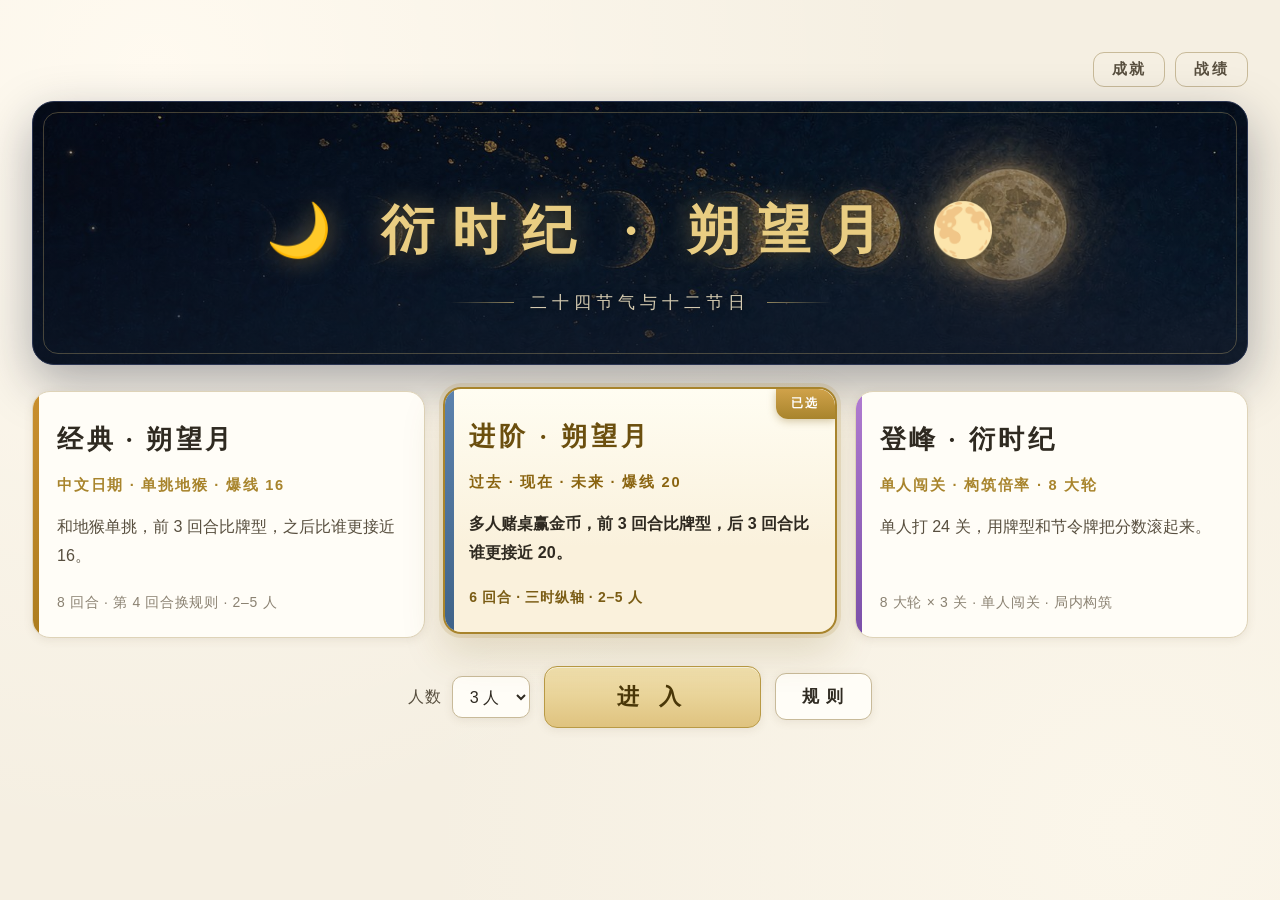
<file: index.html>
<!DOCTYPE html>
<html lang="zh-CN">
<head>
<meta charset="utf-8">
<meta name="viewport" content="width=device-width,initial-scale=1">
<title>衍时纪 · 朔望</title>
<link rel="stylesheet" href="styles.css">
</head>
<body>
<div id="app">

  <section id="menu">
    <div class="menu-top">
      <button id="menuAchBtn" class="btn">成就</button>
      <button id="menuReportBtn" class="btn">战绩</button>
    </div>
    <header class="menu-head">
      <h1>🌙 衍时纪 · 朔望月 🌕</h1>
      <p class="tag">二十四节气与十二节日</p>
    </header>
    <div id="menuGrid"></div>
    <div class="menu-enter">
      <label class="pc" id="pcWrap">人数
        <select id="playerCount">
          <option value="2">2 人</option>
          <option value="3" selected>3 人</option>
          <option value="4">4 人</option>
          <option value="5">5 人</option>
        </select>
      </label>
      <button id="menuEnterBtn" class="btn primary big">进 入</button>
      <button id="menuRulesBtn" class="btn">规 则</button>
      <button id="menuStoryBtn" class="btn">故 事</button>
    </div>
  </section>

  <section id="table" style="display:none">
    <header id="topbar">
      <span id="modeName" class="modename"></span>
      <span id="ruleChip" class="rulechip"></span>
      <button id="achBtn" class="btn tiny">成就</button>
      <button id="rankBtn" class="btn tiny">排行</button>
      <button id="histBtn" class="btn tiny">记录</button>
      <button id="deckBtn" class="btn tiny">牌库</button>
      <button id="storyBtn" class="btn tiny">故事</button>
      <button id="rulesBtn" class="btn tiny">规则</button>
      <button id="muteBtn" class="btn tiny ghost" title="音效开关">🔊</button>
      <button id="quitBtn" class="btn tiny ghost">退出</button>
    </header>

    <div id="hud"></div>
    <div id="opponents"></div>

    <div id="me">
      <div class="me-col">
        <div class="me-head" id="meHead">你的手牌</div>
        <div id="myCards" class="card-row"></div>
      </div>
      <div class="me-col">
        <div class="me-head" id="tlHead">公共牌</div>
        <div id="timeline"></div>
      </div>
    </div>

    <div id="readout" class="collapsed">
      <button id="roToggle" class="ro-toggle" type="button">算分明细 ▸</button>
      <div id="roBody"></div>
    </div>
    <div id="actions"></div>
    <div id="log"></div>
  </section>

  <!-- ============ 衍时纪 · 闯关 ============ -->
  <section id="rogue" style="display:none">
    <header id="rTop">
      <span class="r-title">🌙 登峰 · 衍时纪</span>
      <span id="rProgress" class="r-progress"></span>
      <span id="rTarget" class="r-target"></span>
      <span id="rCoins" class="r-coins"></span>
      <span class="r-tools">
        <button id="rAchBtn" class="btn tiny">成就</button>
        <button id="rRankBtn" class="btn tiny">排行</button>
        <button id="rRulesBtn" class="btn tiny">规则</button>
        <button id="rMuteBtn" class="btn tiny ghost" title="音效开关">🔊</button>
        <button id="rQuitBtn" class="btn tiny ghost">退出</button>
      </span>
    </header>

    <div id="rJokers" class="r-jokers"></div>
    <div id="rBlindInfo" class="r-blindinfo"></div>
    <div id="rHand" class="card-row r-hand"></div>
    <div id="rPreview" class="r-preview"></div>
    <div id="rActions" class="r-actions"></div>
    <div id="rLog" class="r-log"></div>
    <div id="rOverlay" class="r-overlay" style="display:none"></div>
  </section>

</div>

<div id="modal" style="display:none"></div>

<script src="assets/data.js"></script>
<script src="assets/engine.js"></script>
<script src="assets/fx.js"></script>
<script src="assets/toy.js"></script>
<script src="assets/ach.js"></script>
<script src="assets/replay.js"></script>
<script src="assets/rogue.js"></script>
<script src="assets/game.js"></script>
</body>
</html>
</file>
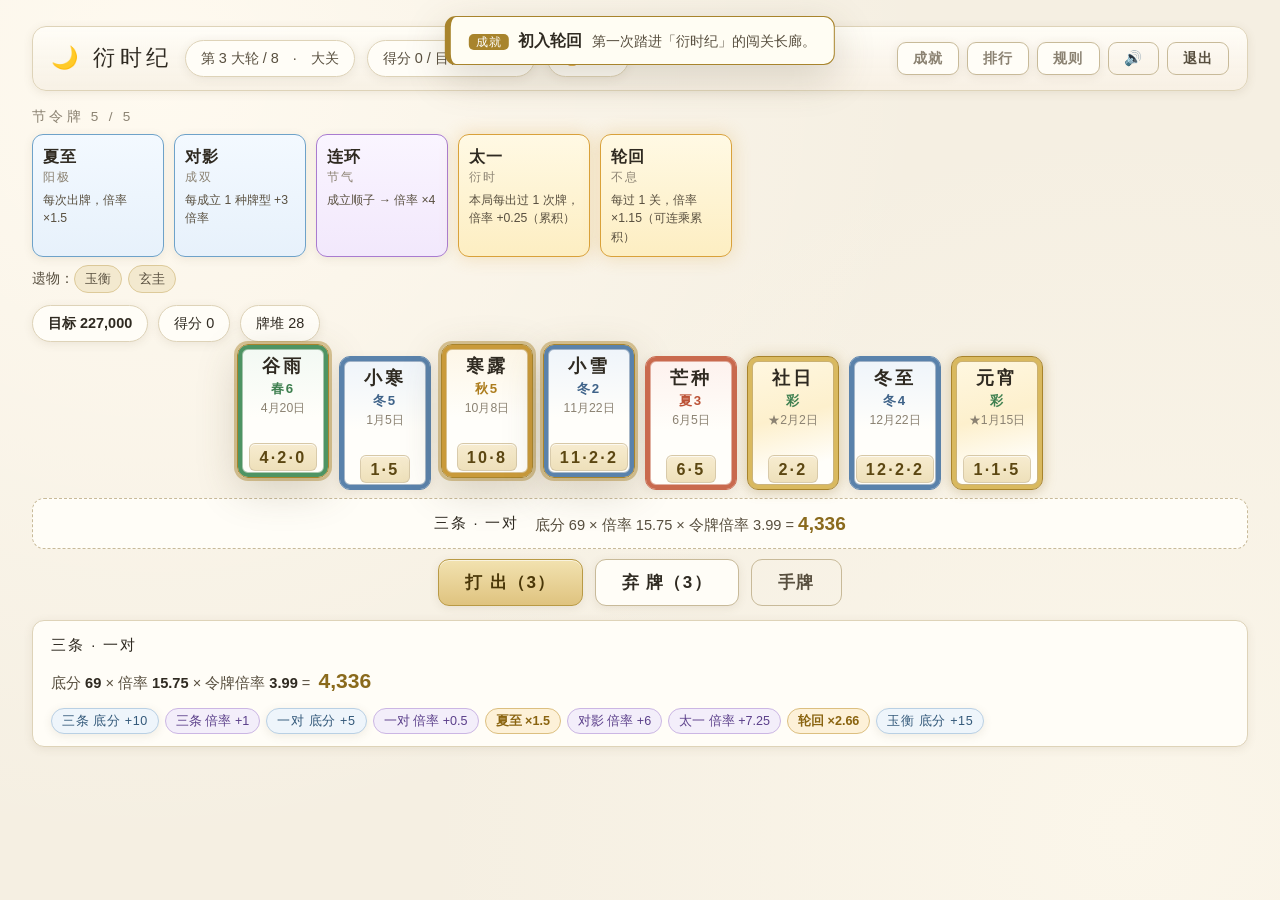
<file: _tools/_rogue_preview.html>
<!DOCTYPE html>
<html lang="zh-CN">
<head>
<meta charset="utf-8">
<title>衍时纪 · 闯关界面预览（内部校验用）</title>
<link rel="stylesheet" href="../styles.css">
</head>
<body>
<div id="app">
  <section id="menu" style="display:none">
    <div id="menuGrid"></div>
    <div class="menu-enter">
      <button id="menuEnterBtn" class="btn primary big">进 入</button>
      <button id="menuStoryBtn" class="btn" style="display:none">故 事</button>
    </div>
  </section>
  <section id="table" style="display:none"></section>

  <section id="rogue">
    <header id="rTop">
      <span class="r-title">🌙 衍时纪</span>
      <span id="rProgress" class="r-progress"></span>
      <span id="rTarget" class="r-target"></span>
      <span id="rCoins" class="r-coins"></span>
      <span class="r-tools">
        <button id="rAchBtn" class="btn tiny">成就</button>
        <button id="rRankBtn" class="btn tiny">排行</button>
        <button id="rRulesBtn" class="btn tiny">规则</button>
        <button id="rMuteBtn" class="btn tiny ghost">🔊</button>
        <button id="rQuitBtn" class="btn tiny ghost">退出</button>
      </span>
    </header>
    <div id="rJokers" class="r-jokers"></div>
    <div id="rBlindInfo" class="r-blindinfo"></div>
    <div id="rHand" class="card-row r-hand"></div>
    <div id="rPreview" class="r-preview"></div>
    <div id="rActions" class="r-actions"></div>
    <div id="rLog" class="r-log"></div>
    <div id="rOverlay" class="r-overlay" style="display:none"></div>
  </section>
</div>
<div id="modal" style="display:none"></div>

<script src="../assets/data.js"></script>
<script src="../assets/engine.js"></script>
<script src="../assets/fx.js"></script>
<script src="../assets/toy.js"></script>
<script src="../assets/ach.js"></script>
<script src="../assets/rogue.js"></script>
<script src="../assets/game.js"></script>
<script>
(function () {
// 注意：必须挂在 window 上。DOMContentLoaded 在 document 触发后冒泡到 window，
// 所以 document 上的监听器永远先于 game.js（window 监听）执行，
// 会导致 Rogue.start() 刚显示闯关页，就被随后的 showMenu() 盖回菜单。
window.addEventListener('DOMContentLoaded', function () {
 try {
  var step = (location.hash || '').replace('#', '') || 'play';
  var RG = window.Rogue, E = window.Engine;
  RG.start({ onExit: function () { } });

  // 先摆状态、再点「进入关卡」，这样关卡是按目标大轮创建的，HUD 不会自相矛盾
  var R = RG.state();
  R.coins = 187;
  R.blindsCleared = 7;
  R.playsTotal = 29;
  R.bestPlay = 1874200;
  R.totalScore = 5312000;
  R.tier = 2; R.blind = 1;

  var ov = document.getElementById('rOverlay');
  ov.children[0].children[2].children[0].onclick();

  var B = RG.blind();

  function joker(id) { return RG.jokers.filter(function (j) { return j.id === id; })[0]; }
  // 无头截图专用：FX.countUp 每帧都用 performance.now() 重写 textContent，
  // 而 --virtual-time-budget 推进虚拟时钟的节奏和真实 rAF 不一致，截图必然停在滚动中间帧
  // （曾经因此把「预览 9,488,880 / 结算 5,951,386」误判成前后不一致）。
  // renderResult 在起动画之前，已经先把真实终值写进 .r-gain 了，所以这里直接停掉滚动即可，
  // 拿到的就是引擎算出来的确定值 —— 不再依赖动画跑到哪一帧。
  function freezeNumbers() {
    if (window.FX && FX.countUp) FX.countUp = function () { };
  }
  freezeNumbers();
  if (step !== 'plain') {
    R.jokers.push({ def: joker('xiazhi'), cost: 50 });
    R.jokers.push({ def: joker('duiying'), cost: 50 });
    R.jokers.push({ def: joker('lianhuan'), cost: 80 });
    R.jokers.push({ def: joker('taiyi'), cost: 120 });
    R.jokers.push({ def: joker('lunhui'), cost: 120 });
    R.relics.push(RG.relics[2]);
    R.relics.push(RG.relics[5]);
    R.up['顺子'] = 2;
    R.up['同花'] = 1;
  }

  if (step === 'shop') {
    RG.render();
    RG.openShop();
  } else if (step === 'crazy') {
    // v2.1：「疯狂翻倍」五张全挂 + 一手能同时成立九同/八同/七同的牌
    function C(nm) { return window.DECKS.mode2.filter(function (c) { return c.name === nm; })[0]; }
    R.jokers.length = 0;
    ['chonglou', 'jishu', 'zhoutian', 'bayin', 'wending'].forEach(function (id, i) {
      R.jokers.push({ def: joker(id), cost: 80 + i * 10 });
    });
    R.relics.length = 0; R.up = {};
    B.hand = ['立春', '雨水', '小雪', '冬至', '社日', '春分', '清明', '谷雨'].map(function (nm, i) {
      return Object.assign({}, C(nm), { uid: 'pv' + i });
    });
    B.sel = [0, 1, 2, 3, 4];
    RG.render();
    var res2 = RG.scoreOf([B.hand[0], B.hand[1], B.hand[2], B.hand[3], B.hand[4]], []);
    RG.renderResult(res2, res2.hands.length ? res2.hands.join(' · ') : '散牌');
  } else if (step === 'rules' || step === 'rulesrare') {
    document.getElementById('rOverlay').style.display = 'flex';
    document.getElementById('rOverlay').innerHTML =
      '<div class="mbox"><h2>衍时纪 · 玩法规则</h2><div class="mbody">' +
      RG.rulesHtml() + '</div><div class="mfoot"><button class="btn primary">知道了</button></div></div>';
    if (step === 'rulesrare') {
      // 无头截图没法手动滚动，直接定位到稀有牌型表那一段
      var body = document.querySelector('.mbody');
      var hs = body.querySelectorAll('h3');
      for (var i = 0; i < hs.length; i++) {
        if (hs[i].textContent.indexOf('稀有牌型') >= 0) { body.scrollTop = hs[i].offsetTop - 24; break; }
      }
    }
  } else if (step === 'deck') {
    // 「手牌 · 牌堆」面板（点真实按钮，顺便验证接线）
    B.sel = [0, 2, 3];
    RG.render();
    document.getElementById('rActions').children[2].onclick();
  } else if (step === 'throw') {
    // 真的按一次「打出」，用于截出牌动画的中途帧（配合较小的 virtual-time-budget）
    B.sel = [0, 1, 2, 3, 4];
    RG.render();
    RG.playCards();
  } else {
    // 正常打牌界面：选 3 张，用真实结算渲染器出数
    B.sel = [0, 2, 3];
    B.playsLeft = 3;
    RG.render();
    var res = RG.scoreOf([B.hand[0], B.hand[2], B.hand[3]], []);
    RG.renderResult(res, res.hands.length ? res.hands.join(' · ') : '散牌');
  }
  window.__rogue = RG;
  window.__scoreOf = function (cards) { return RG.scoreOf(cards, []); };
 } catch (err) {
   document.body.insertAdjacentHTML('afterbegin',
     '<pre style="color:#b00;padding:20px;font-size:16px">预览脚本出错：' + err.message + '\n' + (err.stack || '') + '</pre>');
 }
});
})();
</script>
</body>
</html>
</file>
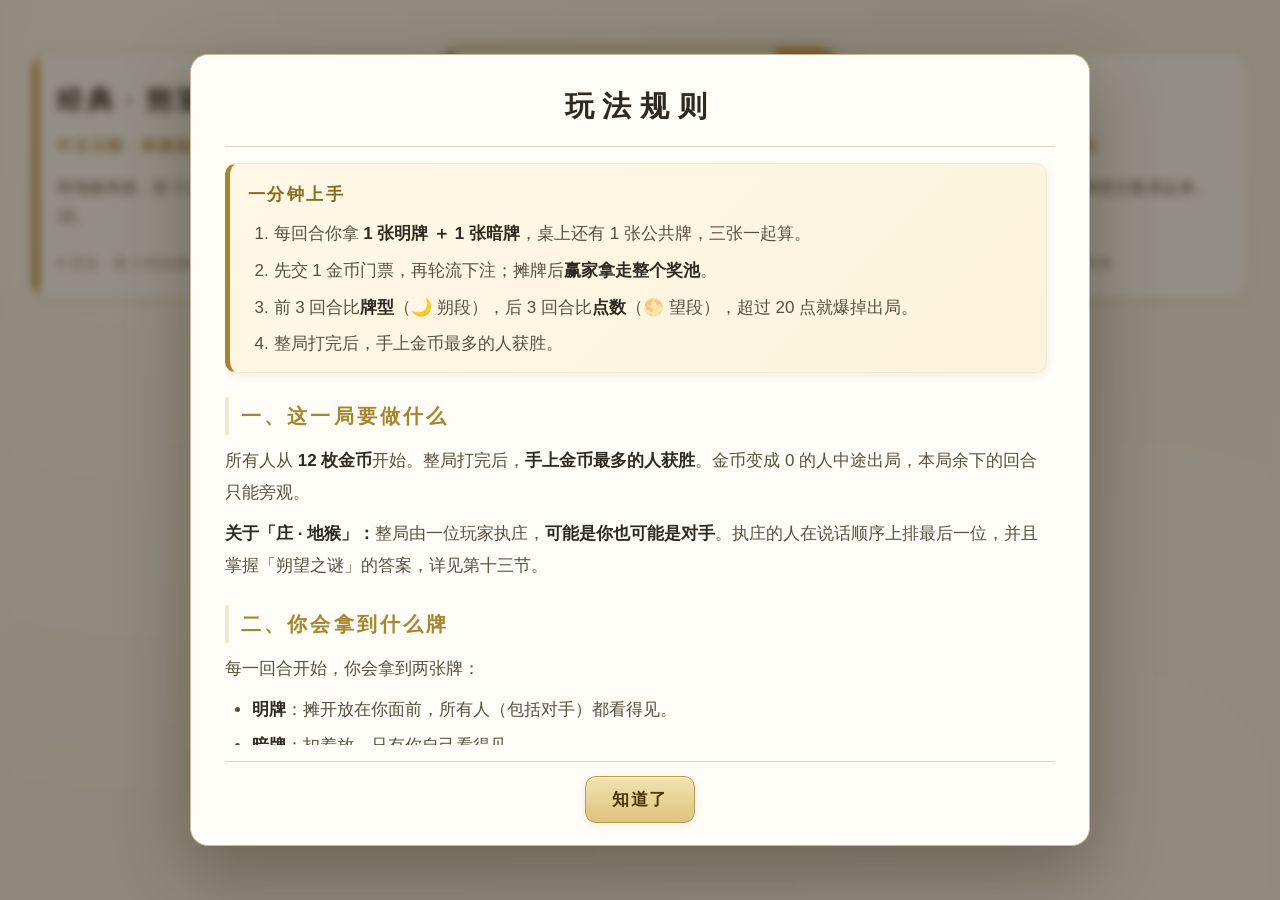
<file: _tools/_rules_preview.html>
<!DOCTYPE html>
<html lang="zh-CN">
<head>
<meta charset="utf-8">
<title>多人模式规则预览（内部校验用）</title>
<link rel="stylesheet" href="../styles.css">
</head>
<body>
<div id="app">
  <section id="menu" style="display:none">
    <div id="menuGrid"></div>
    <div class="menu-enter">
      <button id="menuEnterBtn" class="btn primary big">进 入</button>
      <button id="menuStoryBtn" class="btn" style="display:none">故 事</button>
    </div>
  </section>
  <section id="table" style="display:none"></section>
  <section id="rogue" style="display:none">
    <header id="rTop"><span class="r-title">🌙 衍时纪</span>
      <span id="rProgress"></span><span id="rTarget"></span><span id="rCoins"></span></header>
    <div id="rJokers"></div><div id="rBlindInfo"></div><div id="rHand"></div>
    <div id="rPreview"></div><div id="rActions"></div><div id="rLog"></div>
    <div id="rOverlay" style="display:none"></div>
  </section>
</div>
<div id="modal" style="display:none"></div>
<script src="../assets/data.js"></script>
<script src="../assets/engine.js"></script>
<script src="../assets/fx.js"></script>
<script src="../assets/toy.js"></script>
<script src="../assets/ach.js"></script>
<script src="../assets/rogue.js"></script>
<script src="../assets/game.js"></script>
<script>
window.addEventListener('DOMContentLoaded', function () {
  try {
    var mode = parseInt((location.hash || '#2').replace('#', ''), 10) || 2;
    window.__game.modal('玩法规则', window.__game.rulesHtml(mode),
      [{ t: '知道了', cls: 'primary', fn: function () { } }]);
  } catch (err) {
    document.body.insertAdjacentHTML('afterbegin',
      '<pre style="color:#b00;padding:20px">预览出错：' + err.message + '\n' + (err.stack || '') + '</pre>');
  }
});
</script>
</body>
</html>
</file>
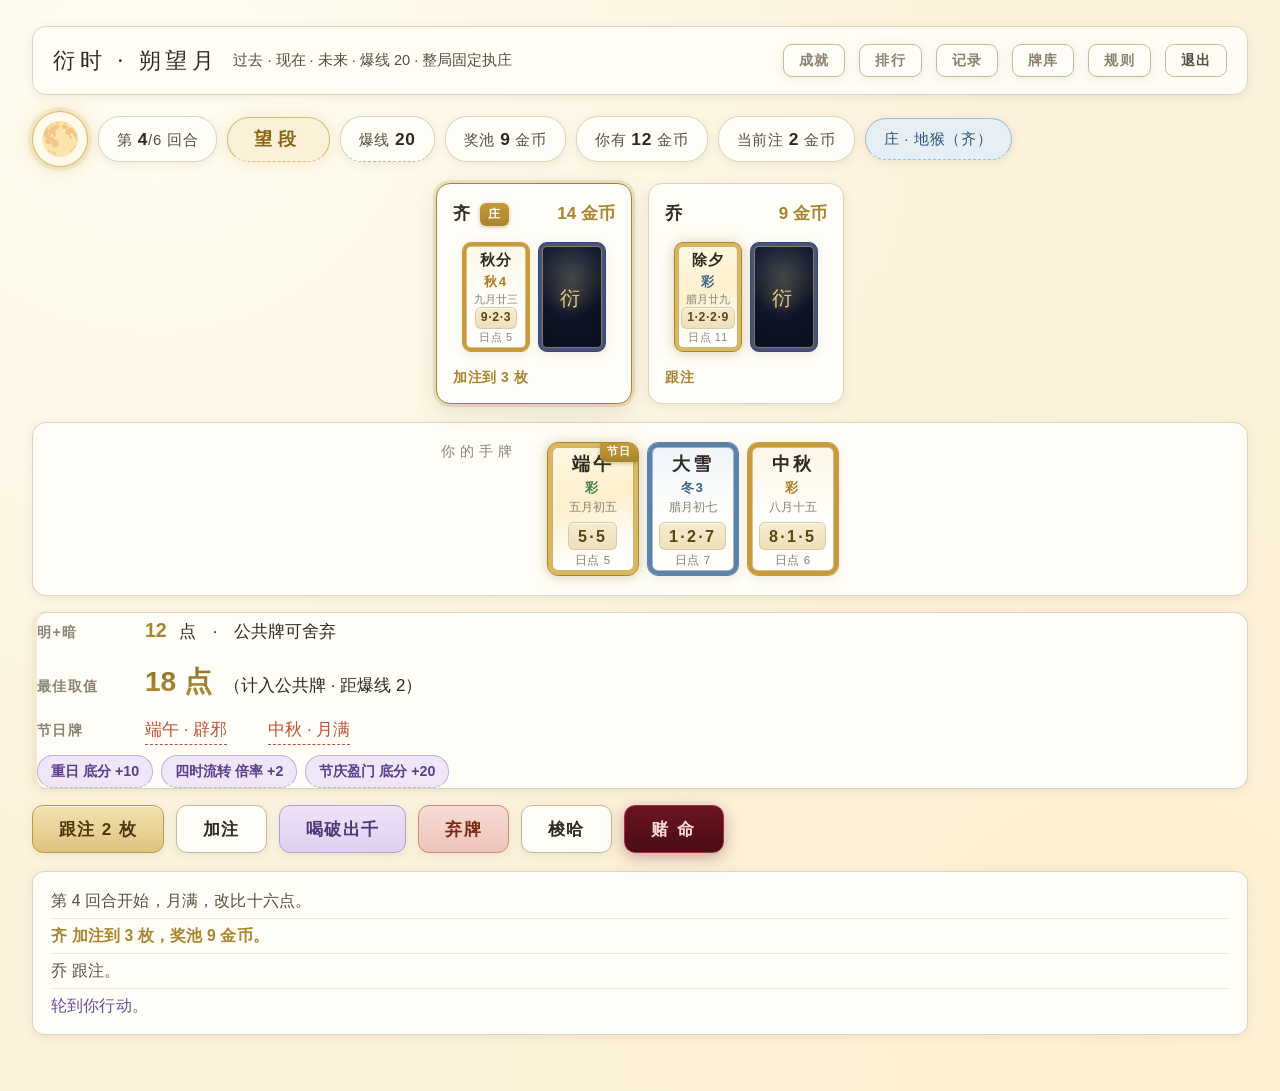
<file: _tools/_ui_preview.html>
<!DOCTYPE html>
<html lang="zh-CN">
<head>
<meta charset="utf-8">
<title>UI 预览（内部校验用）</title>
<link rel="stylesheet" href="../styles.css">
</head>
<body class="phase-wang">
<div id="app">
  <section id="table" style="display:block">
    <header id="topbar">
      <span id="modeName" class="modename">衍时 · 朔望月</span>
      <span id="ruleChip" class="rulechip">过去 · 现在 · 未来 · 爆线 20 · 整局固定执庄</span>
      <button class="btn tiny">成就</button>
      <button class="btn tiny">排行</button>
      <button class="btn tiny">记录</button>
      <button class="btn tiny">牌库</button>
      <button class="btn tiny">规则</button>
      <button class="btn tiny ghost">退出</button>
    </header>

    <div id="hud">
      <span class="moonmark">🌕</span>
      <span class="chip">第 <b>4</b>/6 回合</span>
      <span class="chip phase p-wang linkable">望段</span>
      <span class="chip linkable">爆线 <b>20</b></span>
      <span class="chip">奖池 <b>9</b> 金币</span>
      <span class="chip">你有 <b>12</b> 金币</span>
      <span class="chip">当前注 <b>2</b> 金币</span>
      <span class="chip m3 linkable">庄 · 地猴（齐）</span>
    </div>

    <div id="opponents">
      <div class="opp current">
        <div class="opp-top"><span class="nm">齐<span class="zhuang">庄</span></span><span class="ch">14 金币</span></div>
        <div class="card-row">
          <div class="card small s-autumn"><div class="c-head">秋分</div><div class="c-order">秋4</div><div class="c-date">九月廿三</div><div class="c-digits">9·2·3</div><div class="c-point">日点 5</div></div>
          <div class="card small back"><div class="back-inner"><span>衍</span></div></div>
        </div>
        <div class="opp-act">加注到 3 枚</div>
      </div>
      <div class="opp">
        <div class="opp-top"><span class="nm">乔</span><span class="ch">9 金币</span></div>
        <div class="card-row">
          <div class="card small s-winter festival"><div class="c-head">除夕</div><div class="c-order">彩</div><div class="c-date">腊月廿九</div><div class="c-digits">1·2·2·9</div><div class="c-point">日点 11</div></div>
          <div class="card small back"><div class="back-inner"><span>衍</span></div></div>
        </div>
        <div class="opp-act">跟注</div>
      </div>
    </div>

    <div id="me">
      <div class="me-head">你的手牌</div>
      <div id="myCards" class="card-row">
        <div class="card s-spring festival"><span class="c-badge">节日</span><div class="c-head">端午</div><div class="c-order">彩</div><div class="c-date">五月初五</div><div class="c-digits">5·5</div><div class="c-point">日点 5</div></div>
        <div class="card s-winter"><div class="c-head">大雪</div><div class="c-order">冬3</div><div class="c-date">腊月初七</div><div class="c-digits">1·2·7</div><div class="c-point">日点 7</div></div>
        <div class="card s-autumn"><div class="c-head">中秋</div><div class="c-order">彩</div><div class="c-date">八月十五</div><div class="c-digits">8·1·5</div><div class="c-point">日点 6</div></div>
      </div>
    </div>

    <div id="readout">
      <div class="ro-line"><span class="ro-k">明+暗</span><b>12</b> 点　·　公共牌可舍弃</div>
      <div class="ro-line"><span class="ro-k">最佳取值</span><b class="big good">18 点</b>（计入公共牌 · 距爆线 2）</div>
      <div class="ro-line"><span class="ro-k">节日牌</span><span class="linkable fest">端午 · 辟邪</span>　<span class="linkable fest">中秋 · 月满</span></div>
      <div class="ro-combos"><span class="cb linkable">重日 底分 +10</span><span class="cb linkable">四时流转 倍率 +2</span><span class="cb linkable">节庆盈门 底分 +20</span></div>
    </div>

    <div id="actions">
      <button class="btn primary">跟注 2 枚</button>
      <button class="btn">加注</button>
      <button class="btn warn">喝破出千</button>
      <button class="btn danger">弃牌</button>
      <button class="btn">梭哈</button>
      <button class="btn life">赌 命</button>
    </div>

    <div id="log">
      <div class="li">第 4 回合开始，月满，改比十六点。</div>
      <div class="li hi">齐 加注到 3 枚，奖池 9 金币。</div>
      <div class="li">乔 跟注。</div>
      <div class="li warn">轮到你行动。</div>
    </div>
  </section>
</div>
</body>
</html>
</file>
<file: styles.css>
/* 《衍时纪 · 朔望》—— 浅色纸本主题 v2（月相氛围升级版） */

:root{
  --paper:#f5efe2;
  --paper2:#fffdf7;
  --card:#fffefa;
  --line:#ded3b8;
  --line2:#c8ba99;
  --ink:#2f2a21;
  --ink2:#584f3f;
  --dim:#8b8272;
  --gold:#a8842c;
  --gold-2:#8a6a1c;
  --gold-soft:#f3e9cf;
  --night:#141b2e;
  --night2:#0d1220;
  --moon-gold:#e9cd82;
  --spring:#3f8050;
  --summer:#bc5236;
  --autumn:#ad7d1e;
  --winter:#3f6389;
  --good:#2c8145;
  --bad:#bd3d2b;
  --shadow:0 2px 10px rgba(96,80,48,.10);
  --shadow-md:0 6px 22px rgba(96,80,48,.16);
  --shadow-lg:0 12px 40px rgba(96,80,48,.22);
  --ring:0 0 0 3px rgba(168,132,44,.22);
}

*{box-sizing:border-box}
html{font-size:17px}
body{
  margin:0;padding:0;color:var(--ink);
  font-family:"PingFang SC","Microsoft YaHei","Hiragino Sans GB","Noto Sans SC",
              "Source Han Sans SC",sans-serif;
  font-size:1rem;line-height:1.75;
  background:
    radial-gradient(circle at 12% 8%, #fffaf0 0%, transparent 55%),
    radial-gradient(circle at 88% 92%, #fbf6ea 0%, transparent 50%),
    var(--paper);
  background-attachment:fixed;
  min-height:100vh;
  -webkit-font-smoothing:antialiased;
}
#app{max-width:1260px;margin:0 auto;padding:26px 22px 56px}

::selection{background:rgba(168,132,44,.25)}
:focus-visible{outline:2px solid var(--gold);outline-offset:2px;border-radius:6px}

/* 细滚动条 */
#log::-webkit-scrollbar,.mbox::-webkit-scrollbar,.hist::-webkit-scrollbar,
.cb-log::-webkit-scrollbar{width:8px;height:8px}
#log::-webkit-scrollbar-thumb,.mbox::-webkit-scrollbar-thumb,
.hist::-webkit-scrollbar-thumb,.cb-log::-webkit-scrollbar-thumb{
  background:var(--line2);border-radius:8px;
}
#log::-webkit-scrollbar-track,.mbox::-webkit-scrollbar-track,
.hist::-webkit-scrollbar-track,.cb-log::-webkit-scrollbar-track{background:transparent}

/* ---- 月相主题：整页背景随朔 / 望变化 ---- */
body.phase-shuo{
  background:
    radial-gradient(circle at 12% 6%, #ffffff 0%, transparent 55%),
    radial-gradient(circle at 88% 94%, #e6edf8 0%, transparent 52%),
    #e8eef7;
}
body.phase-wang{
  background:
    radial-gradient(circle at 12% 6%, #fffdf2 0%, transparent 55%),
    radial-gradient(circle at 88% 94%, #fdf0d2 0%, transparent 52%),
    #fbf2dc;
}
body.phase-hidden{
  background:
    radial-gradient(circle at 12% 6%, #fffdfe 0%, transparent 55%),
    radial-gradient(circle at 88% 94%, #ece3f6 0%, transparent 52%),
    #f0eaf7;
}
.moonmark{
  display:inline-flex;align-items:center;justify-content:center;
  width:56px;height:56px;border-radius:50%;font-size:1.9rem;line-height:1;
  background:var(--paper2);border:1.5px solid var(--line);
  box-shadow:var(--shadow);flex:0 0 auto;
  transition:box-shadow .4s,border-color .4s,background .4s;
}
body.phase-wang .moonmark{border-color:#d9b95f;background:#fffaeb;box-shadow:0 0 0 4px rgba(217,185,95,.18),0 0 22px rgba(217,185,95,.35),var(--shadow)}
body.phase-shuo .moonmark{border-color:#a9bdd6;background:#f7fafe;box-shadow:0 0 0 4px rgba(169,189,214,.18),var(--shadow)}
body.phase-hidden .moonmark{border-color:#b49dd8;background:#faf7ff;box-shadow:0 0 0 4px rgba(180,157,216,.18),var(--shadow)}
.zhuang{
  display:inline-block;margin-left:8px;padding:1px 8px;border-radius:6px;
  background:linear-gradient(180deg,#c49a3a,#a8842c);color:#fff;font-size:.7rem;font-weight:700;
  letter-spacing:.1em;vertical-align:middle;box-shadow:0 1px 4px rgba(138,106,28,.4);
}

h1,h2,h3,.modename,.card .c-head{
  font-family:"Songti SC","STSong","Noto Serif SC","Source Han Serif SC",
              "SimSun",Georgia,serif;
}

/* ================= 菜单 ================= */
#menu{display:flex;flex-direction:column;gap:26px;padding-top:26px}

/* 主视觉横幅：AI 月相图 + 暗色纱罩 */
.menu-head{
  position:relative;text-align:center;overflow:hidden;
  border-radius:22px;border:1.5px solid #2a3450;
  padding:82px 28px 46px;
  background:
    linear-gradient(180deg,rgba(13,18,32,.26) 0%,rgba(13,18,32,.46) 58%,rgba(13,18,32,.76) 100%),
    url("assets/menu-hero.jpg") center 38%/cover no-repeat,
    var(--night);
  box-shadow:0 18px 50px rgba(20,27,46,.35);
}
.menu-head::after{
  content:"";position:absolute;inset:10px;pointer-events:none;
  border:1px solid rgba(233,205,130,.28);border-radius:15px;
}
.menu-head h1{
  position:relative;margin:0 0 12px;font-size:3.1rem;letter-spacing:.34em;
  color:var(--moon-gold);font-weight:600;
  text-shadow:0 0 26px rgba(233,205,130,.45),0 2px 10px rgba(0,0,0,.6);
}
.menu-head .tag{
  position:relative;margin:0;color:rgba(240,228,196,.88);letter-spacing:.3em;
  font-size:1rem;text-shadow:0 1px 6px rgba(0,0,0,.55);
}
.menu-head .tag::before,.menu-head .tag::after{
  content:"";display:inline-block;width:64px;height:1px;margin:0 16px 5px;
  background:linear-gradient(90deg,transparent,rgba(233,205,130,.6));
}
.menu-head .tag::after{background:linear-gradient(90deg,rgba(233,205,130,.6),transparent)}
/* 顶部工具条：规则 / 成就 / 战绩 */
.menu-top{display:flex;justify-content:flex-end;align-items:center;gap:10px;margin-bottom:-12px}
.menu-top .btn{
  font-size:.86rem;padding:7px 18px;letter-spacing:.16em;
  background:transparent;border-color:var(--line2);color:var(--ink2);box-shadow:none;
}
.menu-top .btn:hover{border-color:var(--gold);color:var(--ink);background:var(--paper2)}
.menu-head .pc{color:rgba(240,228,196,.9);font-size:.95rem;display:flex;align-items:center;gap:8px;text-shadow:0 1px 4px rgba(0,0,0,.5)}
.menu-head .pc select{
  background:rgba(255,253,247,.94);color:var(--ink);border:1.5px solid rgba(233,205,130,.55);
  border-radius:9px;padding:8px 14px;font-family:inherit;font-size:.95rem;
  cursor:pointer;box-shadow:0 2px 10px rgba(0,0,0,.35);
}
/* 人数选择挪到「进入」旁边 */
.menu-enter .pc{
  color:var(--ink2);font-size:.92rem;letter-spacing:.08em;
  display:flex;align-items:center;gap:9px;
}
.menu-enter .pc select{
  background:var(--paper2);color:var(--ink);border:1.5px solid var(--line2);
  border-radius:10px;padding:10px 13px;font-family:inherit;font-size:.95rem;
  cursor:pointer;box-shadow:var(--shadow);
}
.menu-enter .pc select:hover{border-color:var(--gold)}
.menu-head .btn{box-shadow:0 2px 12px rgba(0,0,0,.35)}

#menuGrid{display:grid;grid-template-columns:repeat(3,minmax(0,1fr));gap:18px}
@media(max-width:1000px){#menuGrid{grid-template-columns:repeat(auto-fit,minmax(300px,1fr))}}
@media(max-width:700px){#menuGrid{grid-template-columns:1fr}}
.mode-card.m3::before{background:linear-gradient(180deg,#b07bd0,#7a4fa8)}
.mode-card{
  background:var(--paper2);border:1.5px solid var(--line);border-radius:18px;
  padding:26px 24px 22px;display:flex;flex-direction:column;gap:10px;
  transition:transform .2s ease,box-shadow .2s ease,border-color .2s ease;
  position:relative;overflow:hidden;box-shadow:var(--shadow);
  cursor:pointer;
}
.mode-card::after{
  content:"";position:absolute;inset:0;pointer-events:none;
  background:radial-gradient(circle at 85% -10%,rgba(168,132,44,.10),transparent 55%);
  opacity:0;transition:opacity .2s;
}
.mode-card:hover{transform:translateY(-5px);border-color:var(--gold);box-shadow:var(--shadow-lg)}
.mode-card:hover::after{opacity:1}
.mode-card.sel{
  border-color:var(--gold);border-width:2.5px;transform:translateY(-4px);
  box-shadow:0 0 0 4px rgba(168,132,44,.16),0 18px 42px rgba(120,92,20,.18);
  background:linear-gradient(180deg,#fffdf2,#faf1dc 65%);
}
/* 选中态：加粗文字 + 右上角「已选」标签 */
.mode-card.sel h3{font-weight:800;color:#6b4f0e;letter-spacing:.16em}
.mode-card.sel .mode-sub{color:#8a6410;font-weight:800}
.mode-card.sel p{color:var(--ink);font-weight:600}
.mode-card.sel .mode-meta{color:#7a5c14;font-weight:600}
.mode-card.sel::before{width:9px}
.mode-pick{
  display:none;position:absolute;top:0;right:0;
  background:linear-gradient(180deg,#d0a24a,var(--gold));
  color:#fff;font-size:.72rem;font-weight:700;letter-spacing:.18em;
  padding:4px 15px 5px;border-radius:0 17px 0 12px;
  box-shadow:0 2px 9px rgba(138,106,28,.38);
}
.mode-card.sel .mode-pick{display:block}
.menu-enter{display:flex;gap:14px;justify-content:center;align-items:center;flex-wrap:wrap;margin-top:2px}
.btn.big{font-size:1.3rem;padding:15px 72px;letter-spacing:.32em;border-radius:13px}

/* 开场漫画 */
.comic{line-height:0}
.comic-img{
  width:100%;display:block;border-radius:12px;border:1.5px solid var(--line2);
  box-shadow:var(--shadow-md);background:var(--night);
}
.comic-nav{
  line-height:1.8;text-align:center;margin-top:12px;color:var(--dim);
  font-size:.88rem;letter-spacing:.24em;
}
.mode-card::before{content:"";position:absolute;inset:0 auto 0 0;width:6px;background:var(--line2)}
.mode-card.m1::before{background:linear-gradient(180deg,#c98f2e,var(--autumn))}
.mode-card.m2::before{background:linear-gradient(180deg,#5c82ad,var(--winter))}
.mode-card h3{margin:0;font-size:1.5rem;letter-spacing:.14em}
.mode-sub{color:var(--gold);font-size:.86rem;letter-spacing:.12em;font-weight:600}
.mode-card p{margin:4px 0 8px;color:var(--ink2);font-size:.95rem;line-height:1.8;flex:1}
.mode-meta{color:var(--dim);font-size:.82rem;letter-spacing:.05em}
.menu-foot{text-align:center;color:var(--dim);font-size:.84rem;line-height:2}
.menu-foot code{
  background:var(--gold-soft);padding:2px 8px;border-radius:6px;color:var(--ink2);
  font-size:.84rem;
}

/* ================= 顶栏 ================= */
#topbar{
  display:flex;align-items:center;gap:14px;flex-wrap:wrap;
  background:var(--paper2);border:1.5px solid var(--line);border-radius:14px;
  padding:14px 20px;margin-bottom:16px;box-shadow:var(--shadow);
  position:sticky;top:10px;z-index:30;backdrop-filter:blur(6px);
  background:rgba(255,253,247,.92);
}
.modename{font-size:1.32rem;letter-spacing:.22em;color:var(--ink)}
.rulechip{flex:1;min-width:220px;color:var(--ink2);font-size:.86rem;line-height:1.7}

/* ================= 状态条 ================= */
#hud{display:flex;gap:10px;flex-wrap:wrap;margin-bottom:16px;align-items:center}
.chip{
  background:var(--paper2);border:1.5px solid var(--line);border-radius:22px;
  padding:7px 18px;font-size:.88rem;color:var(--ink2);letter-spacing:.05em;
  box-shadow:var(--shadow);transition:border-color .2s,box-shadow .2s;
}
.chip b{color:var(--ink);font-size:1.02rem;font-weight:700}
.chip.phase{font-size:1.05rem;letter-spacing:.34em;padding:6px 26px;font-weight:600}
.chip.p-shuo{background:#efe7f7;border-color:#b8a3d6;color:#5b3f8a}
.chip.p-wang{background:#fbf1d8;border-color:#d4b877;color:#8a6410;box-shadow:0 0 16px rgba(217,185,95,.30)}
.chip.m3{background:#e6eff6;border-color:#9dbbd4;color:#2e5578}

/* ================= 三时纵轴 ================= */
#timeline{display:flex;gap:12px;justify-content:center;margin:0;flex-wrap:wrap}
.tl-col{
  background:var(--paper2);border:1.5px solid var(--line);border-radius:14px;
  padding:8px 12px 12px;min-width:104px;text-align:center;box-shadow:var(--shadow);
  transition:transform .2s,box-shadow .2s,border-color .2s;
}
.tl-col.past{opacity:.72}
.tl-col.now{border-color:var(--gold);background:#fffdf3;box-shadow:0 0 0 3px rgba(168,132,44,.12),var(--shadow-md);transform:translateY(-3px)}
.tl-col.future{border-style:dashed}
.tl-label{font-size:.82rem;letter-spacing:.36em;color:var(--dim);margin-bottom:8px}
.tl-row{display:flex;gap:8px;justify-content:center}

/* ================= 扑克牌 ================= */
/* 经典纸牌结构：实色边缘带（四季色）→ 细内框线 → 白色牌心 */
.card{
  --ec:#b9ab8b;                  /* 边缘带颜色（默认） */
  --ec2:rgba(90,75,45,.30);      /* 内框线颜色 */
  --ring:inset 0 0 0 4px var(--ec), inset 0 0 0 5px var(--ec2);
  width:92px;height:134px;border-radius:11px;border:1.5px solid var(--ec);
  background:var(--card);display:flex;flex-direction:column;align-items:center;
  padding:11px 6px 6px;position:relative;flex:0 0 auto;
  box-shadow:var(--ring),var(--shadow);overflow:hidden;line-height:1.5;
  transition:transform .18s ease,box-shadow .18s ease,border-color .18s ease;
}
#myCards .card:hover{transform:translateY(-6px);box-shadow:var(--ring),var(--shadow-lg)}

.card.small{
  width:68px;height:110px;padding:9px 4px 6px;border-radius:9px;line-height:1.45;
  --ring:inset 0 0 0 3px var(--ec), inset 0 0 0 4px var(--ec2);
}
.card .c-head{font-size:1.06rem;letter-spacing:.14em;font-weight:700;color:var(--ink);line-height:1.2}
.card.small .c-head{font-size:.86rem;letter-spacing:.06em}
.card .c-order{font-size:.78rem;color:var(--ink2);margin-top:2px;letter-spacing:.12em;font-weight:600}
.card .c-date{font-size:.72rem;color:var(--dim);margin-top:2px;letter-spacing:0;text-align:center;line-height:1.3;white-space:nowrap}
.card.small .c-date{font-size:.66rem;margin-top:1px}
.card .c-digits{
  margin-top:auto;font-size:.95rem;letter-spacing:.14em;color:#5c4712;font-weight:700;white-space:nowrap;
  background:linear-gradient(180deg,#f7ecd0,#eee0ba);border:1px solid rgba(200,186,153,.6);
  border-radius:6px;padding:1px 9px;box-shadow:inset 0 1px 0 rgba(255,255,255,.7);
}
.card.small .c-digits{font-size:.72rem;padding:1px 5px;letter-spacing:.05em}
.card .c-point{font-size:.68rem;color:var(--dim);margin-top:2px;letter-spacing:.05em}
.card.small .c-point{font-size:.63rem;margin-top:1px}
/* 经典模式：牌面不显示任何数字，内容垂直居中 */
.card.plain{justify-content:center;gap:4px}

/* 四季色边 */
.card.s-spring{--ec:#4e9463;--ec2:rgba(63,128,80,.45);background:linear-gradient(180deg,#f2f9f3,#fffefa 55%)}
.card.s-summer{--ec:#c96a4e;--ec2:rgba(188,82,54,.45);background:linear-gradient(180deg,#fdf1ed,#fffefa 55%)}
.card.s-autumn{--ec:#c99a3a;--ec2:rgba(173,125,30,.48);background:linear-gradient(180deg,#fdf6e6,#fffefa 55%)}
.card.s-winter{--ec:#5a82ab;--ec2:rgba(63,99,137,.45);background:linear-gradient(180deg,#eef4fa,#fffefa 55%)}
.card.s-spring .c-order{color:var(--spring)}
.card.s-summer .c-order{color:var(--summer)}
.card.s-autumn .c-order{color:var(--autumn)}
.card.s-winter .c-order{color:var(--winter)}

/* 节日牌：烫金彩牌 */
.card.festival{
  --ec:#d9b95f;--ec2:rgba(168,132,44,.6);
  border-color:var(--gold);
  background:linear-gradient(165deg,#fff8e2,#fdf0cd 45%,#fffefa 80%);
  box-shadow:var(--ring),0 0 14px rgba(168,132,44,.28),var(--shadow);
}

.card .c-badge{
  position:absolute;top:0;right:0;font-size:.62rem;
  background:linear-gradient(180deg,#c49a3a,var(--gold));
  color:#fff;border-radius:0 0 0 7px;padding:1px 7px 2px;letter-spacing:.06em;font-weight:600;
  box-shadow:0 1px 4px rgba(138,106,28,.45);
}

/* 牌背：夜幕金月 */
.card.back{
  --ec:#45527a;--ec2:rgba(233,205,130,.55);
  background:
    radial-gradient(circle at 50% 32%,rgba(233,205,130,.22),transparent 46%),
    linear-gradient(160deg,#1d2742,#0f1526 70%);
  border-color:#3a4769;display:flex;align-items:center;justify-content:center;
  box-shadow:var(--ring),inset 0 0 24px rgba(0,0,0,.45),var(--shadow);
}
.card.back .back-inner{
  color:var(--moon-gold);font-size:1.7rem;letter-spacing:.2em;
  font-family:"Songti SC",serif;text-shadow:0 0 14px rgba(233,205,130,.5);
}
.card.small.back .back-inner{font-size:1.2rem}
.card.empty{
  border-style:dashed;border-color:var(--line);background:transparent;
  box-shadow:none;display:flex;align-items:center;justify-content:center;color:var(--line2);
}

/* ================= 对手 ================= */
#opponents{display:flex;gap:16px;justify-content:center;flex-wrap:wrap;margin-bottom:18px}
.opp{
  background:var(--paper2);border:1.5px solid var(--line);border-radius:14px;
  padding:14px 16px;min-width:196px;display:flex;flex-direction:column;gap:9px;
  transition:border-color .2s,box-shadow .2s,opacity .2s;box-shadow:var(--shadow);
}
.opp.current{border-color:var(--gold);box-shadow:0 0 0 3px rgba(168,132,44,.18),var(--shadow-md)}
.opp.folded,.opp.out{opacity:.5}
.opp-top{display:flex;justify-content:space-between;font-size:.92rem;color:var(--dim);align-items:baseline}
.opp-top .nm{color:var(--ink);letter-spacing:.1em;font-size:1.02rem;font-weight:600}
.opp-top .ch{color:var(--gold);font-weight:700;font-size:1rem}
.opp-act{font-size:.82rem;color:var(--gold);min-height:1.3em;letter-spacing:.04em;font-weight:600}
.card-row{display:flex;gap:8px;justify-content:center;align-items:center;min-height:118px}
.outs{color:var(--dim);font-size:.9rem;letter-spacing:.24em}

/* ================= 我方 ================= */
#me{
  background:var(--paper2);border:1.5px solid var(--line);border-radius:14px;
  padding:16px 20px;margin-bottom:16px;box-shadow:var(--shadow);
  display:flex;gap:30px;justify-content:center;align-items:flex-start;flex-wrap:wrap;
}
.me-col{display:flex;flex-direction:column;align-items:center;min-width:0}
.me-head{font-size:.84rem;letter-spacing:.34em;color:var(--dim);margin-bottom:12px;text-align:center}
#myCards{min-height:140px}

/* ================= 读数（默认收起，点击展开） ================= */
#readout{
  background:var(--paper2);border:1.5px solid var(--line);border-radius:14px;
  margin-bottom:16px;box-shadow:var(--shadow);border-left:5px solid var(--gold-soft);
  overflow:hidden;
}
.ro-toggle{
  display:block;width:100%;text-align:left;background:none;border:0;cursor:pointer;
  font-family:inherit;font-size:.86rem;letter-spacing:.12em;color:var(--dim);
  padding:11px 20px;font-weight:600;
}
.ro-toggle:hover{color:var(--ink)}
.ro-toggle .ro-peek{color:var(--gold);font-weight:700;letter-spacing:.04em;margin-left:12px}#roBody{padding:0 20px 15px}
#readout.collapsed #roBody{display:none}
.ro-line{font-size:1rem;margin-bottom:9px;display:flex;align-items:baseline;gap:12px;flex-wrap:wrap}
.ro-k{color:var(--dim);font-size:.82rem;letter-spacing:.1em;min-width:96px;font-weight:600}
.ro-line b{color:var(--gold);font-size:1.15rem}
.ro-line b.big{
  font-size:1.65rem;
  background:linear-gradient(180deg,#8a6a1c,#b8933c);
  -webkit-background-clip:text;background-clip:text;-webkit-text-fill-color:transparent;
}
.good{color:var(--good)!important;-webkit-text-fill-color:var(--good)}
.bad{color:var(--bad)!important;-webkit-text-fill-color:var(--bad)}
.wild{
  color:var(--gold);font-style:normal;font-size:.78rem;border:1.5px dashed var(--gold);
  border-radius:5px;padding:0 6px;font-weight:600;background:rgba(243,233,207,.5);
}
.ro-combos{display:flex;gap:8px;flex-wrap:wrap;margin-top:10px}
.cb{
  background:#efe7f7;border:1.5px solid #c3aede;color:#5b3f8a;border-radius:16px;
  padding:3px 13px;font-size:.84rem;font-weight:600;transition:.15s;
}

/* ================= 按钮 ================= */
#actions{display:flex;gap:12px;flex-wrap:wrap;margin-bottom:18px;min-height:48px}
.btn{
  font-family:inherit;font-size:1rem;letter-spacing:.08em;border-radius:11px;
  cursor:pointer;padding:11px 26px;border:1.5px solid var(--line2);
  background:var(--paper2);color:var(--ink);
  transition:transform .16s ease,box-shadow .16s ease,border-color .16s ease,filter .16s ease;
  font-weight:600;box-shadow:var(--shadow);
}
.btn:hover:not(:disabled){border-color:var(--gold);transform:translateY(-2px);box-shadow:var(--shadow-lg)}
.btn:active:not(:disabled){transform:translateY(0);box-shadow:var(--shadow)}
.btn:disabled{opacity:.38;cursor:not-allowed;box-shadow:none}
.btn.primary{
  background:linear-gradient(180deg,#f2e2b0,#dfc37f);border-color:#b99a45;color:#4a3708;
  box-shadow:inset 0 1px 0 rgba(255,255,255,.6),var(--shadow);
}
.btn.primary:hover:not(:disabled){filter:brightness(1.04)}
.btn.danger{background:linear-gradient(180deg,#f6dcd6,#eec4ba);border-color:#cf8874;color:#7a2716}
.btn.ghost{background:transparent;color:var(--ink2);box-shadow:none}
.btn.warn{background:linear-gradient(180deg,#eee4f7,#ded0f0);border-color:#b49dd8;color:#4f3579}
.btn.life{
  background:linear-gradient(180deg,#6b1420,#480d16);border-color:#a8303c;
  color:#ffd9dd;letter-spacing:.14em;
  box-shadow:0 4px 16px rgba(107,20,32,.35);
}
.btn.life:hover:not(:disabled){border-color:#e05561;box-shadow:0 6px 22px rgba(107,20,32,.5)}
.btn.tiny{font-size:.85rem;padding:6px 15px;border-radius:9px}

/* ================= 日志 ================= */
#log{
  background:var(--paper2);border:1.5px solid var(--line);border-radius:12px;
  padding:14px 18px;height:164px;overflow-y:auto;font-size:.92rem;line-height:1.9;
  color:var(--ink2);box-shadow:var(--shadow);
}
#log .li{letter-spacing:.01em}
#log .li.hi{color:var(--gold);font-weight:600}
#log .li.warn{color:#6b4a9c}
#log .li + .li{border-top:1px solid rgba(222,211,184,.5);padding-top:2px;margin-top:2px}

/* ================= 弹窗 ================= */
#modal{
  position:fixed;inset:0;background:rgba(40,33,20,.5);backdrop-filter:blur(4px);
  display:flex;align-items:center;justify-content:center;z-index:50;padding:24px;
}
.mbox{
  background:var(--paper2);border:1.5px solid var(--line2);border-radius:18px;
  padding:26px 34px 22px;max-width:900px;width:100%;max-height:88vh;
  display:flex;flex-direction:column;overflow:hidden;
  box-shadow:0 24px 70px rgba(40,30,10,.35);
  animation:mboxIn .22s ease-out;
}
@keyframes mboxIn{from{opacity:0;transform:translateY(12px) scale(.985)}to{opacity:1;transform:none}}
.mbox h2{
  margin:0 0 16px;font-size:1.7rem;letter-spacing:.3em;color:var(--ink);text-align:center;
  padding-bottom:14px;border-bottom:1.5px solid var(--line);flex:0 0 auto;
}
/* 正文单独滚动：标题和底部按钮永远可见，长规则不用翻到底才能关 */
.mbody{font-size:1rem;line-height:1.95;flex:1 1 auto;min-height:0;overflow-y:auto;overflow-x:hidden;padding-right:8px}
.mfoot{display:flex;gap:12px;justify-content:center;margin-top:16px;padding-top:14px;flex-wrap:wrap;flex:0 0 auto;border-top:1.5px solid var(--line)}

/* 规则面板 */
.rules h3{
  font-size:1.16rem;letter-spacing:.16em;color:var(--gold);
  margin:26px 0 10px;padding-left:12px;border-left:4px solid var(--gold-soft);
}
.rules h3:first-child{margin-top:0}
.rules p{margin:0 0 10px;color:var(--ink2);line-height:1.95}
.rules p b,.rules li b{color:var(--ink)}
.rules .note{
  background:var(--gold-soft);border-radius:9px;padding:10px 14px;margin-bottom:12px;
  font-size:.94rem;color:var(--ink2);
}
.rules .formula{
  background:#eef4fa;border-radius:9px;padding:14px 18px;line-height:2.1;
  font-size:.96rem;color:var(--ink2);border-left:4px solid var(--winter);
}
.rules ol,.rules ul{margin:0 0 10px;padding-left:1.6em}
.rules li{margin-bottom:7px;color:var(--ink2)}
.rules ol.rol{counter-reset:none}
.rtab{width:100%;border-collapse:collapse;margin:0 0 14px;font-size:.93rem}
.rtab th{
  background:var(--gold-soft);color:var(--ink);font-weight:700;letter-spacing:.08em;
  padding:9px 12px;border:1px solid var(--line);text-align:left;white-space:nowrap;
}
.rtab td{padding:8px 12px;border:1px solid var(--line);color:var(--ink2);vertical-align:top}
.rtab tbody tr:nth-child(even){background:rgba(245,239,226,.5)}
/* 稀有牌型行：淡金底 + 金字，和古典牌型一眼分得开 */
.rtab tbody tr.rare{background:linear-gradient(90deg,rgba(198,161,91,.16),rgba(198,161,91,.05))}
.rtab tbody tr.rare td{color:var(--gold-2);font-weight:600}
.rtab tbody tr.rare td:first-child{letter-spacing:.02em}
.rtab tbody tr.rare + tr:not(.rare){border-top:2px solid var(--gold-soft)}

/* 规则面板开头的「快速上手」：让第一次点开的人先看这一块就够 */
.rules-quick{
  background:linear-gradient(135deg,#fff8e6,#fdf3dc);
  border:1.5px solid var(--gold-soft);border-left:5px solid var(--gold);
  border-radius:12px;padding:14px 18px 12px;margin:0 0 20px;
  box-shadow:var(--shadow);
}
.rules-quick > b{
  display:block;color:var(--gold-2);font-size:1.02rem;letter-spacing:.14em;margin-bottom:8px;
}
.rules-quick ol{margin:0;padding-left:1.5em}
.rules-quick li{margin-bottom:6px;line-height:1.8;color:var(--ink2)}
.rules-quick li:last-child{margin-bottom:0}
.rules-quick li b{color:var(--ink)}
/* 规则正文略收紧，长面板不至于一直滚不到底 */
.rules p{line-height:1.85}
.rules h3{margin:24px 0 10px}
.rules li{margin-bottom:6px;line-height:1.8}
.rules .tiny{line-height:1.75}

/* 新手引导 */
.tut{text-align:center;padding:6px 0 2px}
.tut-no{font-size:.76rem;letter-spacing:.3em;color:var(--dim)}
.tut h3{margin:12px 0 10px;font-size:1.4rem;letter-spacing:.14em;color:var(--ink)}
.tut p{margin:0 auto;max-width:460px;line-height:1.95;color:var(--ink2);font-size:1rem}
.tut-dots{display:flex;gap:8px;justify-content:center;margin-top:20px}
.tut-dots i{width:7px;height:7px;border-radius:50%;background:var(--line2);transition:.2s}
.tut-dots i.on{background:var(--gold);box-shadow:0 0 8px rgba(168,132,44,.6)}

/* 摊牌 */
.sd-title{text-align:center;color:var(--ink2);letter-spacing:.18em;margin-bottom:18px;font-size:.95rem}
.sd-grid{display:grid;grid-template-columns:repeat(auto-fit,minmax(240px,1fr));gap:14px}
.sd-card{
  background:var(--paper);border:1.5px solid var(--line);border-radius:13px;padding:15px 16px;
}
.sd-card.win{border-color:var(--gold);background:#fffdf3;box-shadow:0 0 0 3px rgba(168,132,44,.16),var(--shadow-md)}
.sd-name{font-size:1.05rem;letter-spacing:.1em;margin-bottom:10px;font-weight:600}
.crown{
  background:linear-gradient(180deg,#c49a3a,var(--gold));color:#fff;border-radius:5px;
  font-size:.72rem;padding:2px 8px;margin-left:6px;box-shadow:0 1px 4px rgba(138,106,28,.4);
}
.sd-cards{display:flex;gap:6px;flex-wrap:wrap;margin-bottom:10px}
.mini{
  font-size:.8rem;border-radius:6px;padding:3px 9px;border:1.5px solid var(--line);
  background:var(--paper2);color:var(--ink2);
}
.mini.s-spring{border-color:var(--spring);color:var(--spring)}
.mini.s-summer{border-color:var(--summer);color:var(--summer)}
.mini.s-autumn{border-color:var(--autumn);color:var(--autumn)}
.mini.s-winter{border-color:var(--winter);color:var(--winter)}
.sd-line{font-size:.9rem;color:var(--ink2);margin-top:5px;line-height:1.7}
.sd-line b{color:var(--gold);font-size:1.05rem}
.tiny{font-size:.82rem;color:var(--dim)}
.rank-row{display:flex;align-items:center;gap:16px;padding:12px 6px;border-bottom:1px solid var(--line);font-size:1.05rem}
.rank-row .rk{
  width:30px;height:30px;border-radius:50%;background:var(--gold-soft);color:var(--gold);
  display:flex;align-items:center;justify-content:center;font-size:.9rem;font-weight:700;
}
.rank-row b{margin-left:auto;color:var(--gold);font-size:1.2rem}
.verdict{
  font-size:1.55rem;letter-spacing:.2em;text-align:center;margin:4px 0 12px;
  font-family:"Songti SC","STSong","Noto Serif SC",serif;font-weight:600;
}
.verdict.win{color:var(--good)}
.verdict.lose{color:var(--bad)}

/* ================= 可点击查看说明 ================= */
.linkable{cursor:pointer;border-bottom:1px dashed var(--line2);transition:.15s}
.linkable:hover{color:var(--gold);border-bottom-color:var(--gold)}
.chip.linkable:hover{border-color:var(--gold);color:var(--gold)}
.cb.linkable:hover{background:#e2d4f5;border-color:#8f6fc4;color:#4f3579}
.linkable.fest{color:var(--summer);border-bottom-color:var(--summer)}
.linkable.fest:hover{color:#8f2f18}

/* ================= 牌库查看器 ================= */
.decknote{font-size:.92rem;color:var(--ink2);margin:0 0 16px;line-height:1.95}
.deckgrid{display:grid;grid-template-columns:repeat(auto-fill,minmax(90px,1fr));gap:9px}
.dchip{
  border:1.5px solid var(--line);border-radius:9px;padding:8px 6px 7px;
  background:var(--paper2);text-align:center;line-height:1.35;opacity:.4;
  transition:opacity .15s,box-shadow .15s,transform .15s;
}
.dchip.seen{opacity:1;box-shadow:var(--shadow)}
.dchip.seen:hover{transform:translateY(-2px);box-shadow:var(--shadow-md)}
.dchip.mine{border-color:var(--gold);border-width:2px;box-shadow:0 0 0 3px rgba(168,132,44,.2)}
.dchip .dc-n{display:block;font-size:.87rem;font-weight:700;letter-spacing:.06em;color:var(--ink)}
.dchip .dc-d{display:block;font-size:.72rem;color:var(--ink2);letter-spacing:.08em;margin-top:2px}
.dchip .dc-p{display:block;font-size:.68rem;color:var(--dim);margin-top:2px}
.dchip.s-spring{border-color:#a5cdae}
.dchip.s-summer{border-color:#e2b0a0}
.dchip.s-autumn{border-color:#dfc486}
.dchip.s-winter{border-color:#aac3dc}
.dchip.fest{border-style:dashed}

/* ================= 牌局记录 ================= */
.hist{max-height:60vh;overflow-y:auto;padding-right:4px}
.hist-round{
  position:sticky;top:0;z-index:2;background:var(--gold-soft);color:var(--ink);
  font-weight:700;letter-spacing:.14em;padding:8px 14px;border-radius:9px;
  margin:16px 0 10px;font-size:.93rem;
}
.hist-round:first-of-type{margin-top:0}
.hist-item{
  border-left:3px solid var(--line);padding:9px 15px;margin-bottom:10px;
  background:rgba(245,239,226,.55);border-radius:0 9px 9px 0;
}
.hist-item.me{border-left-color:var(--winter);background:#eef4fa}
.hist-item.deal{border-left-color:var(--line2)}
.hist-item.res{border-left-color:var(--gold);background:#fffdf3}
.hist-item .hi-t{font-size:.95rem;margin-bottom:4px;color:var(--ink)}
.hist-item .hi-w{font-size:.9rem;color:#6b4a9c;margin-bottom:4px;line-height:1.75}
.hist-item .hi-v{font-size:.85rem;color:var(--ink2);line-height:1.75}
.hist-item .hi-d{font-size:.85rem;color:var(--dim);line-height:1.75}

/* ================= 说明弹窗 ================= */
.tipbox{font-size:.98rem;line-height:2}
.tipbox p{margin:0 0 11px}
.tipbox b{color:var(--ink)}

/* ================= 成就 ================= */
.ach-wrap{font-size:.95rem}
.ach-head{color:var(--ink2);line-height:2;margin:0 0 16px;padding-bottom:12px;border-bottom:1px solid var(--line)}
.ach-head b{color:var(--gold);font-size:1.1rem}
.ach-grid{display:grid;grid-template-columns:repeat(auto-fill,minmax(220px,1fr));gap:10px;margin-bottom:18px}
.ach-item{
  border:1.5px solid var(--line);border-left-width:5px;border-radius:10px;
  padding:10px 13px;background:rgba(245,239,226,.5);opacity:.62;transition:.15s;
}
.ach-item.on{opacity:1;background:#fffdf3;box-shadow:var(--shadow)}
.ach-item.t-春{border-left-color:var(--spring)}
.ach-item.t-夏{border-left-color:var(--summer)}
.ach-item.t-秋{border-left-color:var(--autumn)}
.ach-item.t-冬{border-left-color:var(--winter)}
.ach-item .ai-n{font-weight:700;color:var(--ink);margin-bottom:3px;letter-spacing:.06em}
.ach-item.on .ai-n{color:var(--gold)}
.ach-item .ai-d{font-size:.83rem;color:var(--ink2);line-height:1.7}
.ach-item .ai-t{font-size:.72rem;color:var(--dim);margin-top:5px}
.ach-new{margin:14px 0;padding:12px 16px;border-radius:11px;background:#fff6dc;border:1.5px solid #ddc47a}
.ach-new .an-t{font-weight:700;color:#8a6410;margin-bottom:8px}
.ach-new .an-list{display:flex;gap:8px;flex-wrap:wrap}
.ach-new .an-i{background:#fff;border:1.5px solid #ddc47a;border-radius:14px;padding:2px 12px;font-size:.85rem;color:#8a6410}

/* 成就解锁飘条 */
.ach-toast-box{position:fixed;top:16px;left:50%;transform:translateX(-50%);z-index:120;
  display:flex;flex-direction:column;gap:8px;align-items:center;pointer-events:none}
.ach-toast{
  background:#fffdf3;border:1.5px solid var(--gold);border-left-width:6px;border-radius:11px;
  padding:10px 18px;box-shadow:var(--shadow-lg);font-size:.92rem;color:var(--ink);
  animation:achIn .3s ease-out;max-width:90vw;
}
.ach-toast .at-mark{background:var(--gold);color:#fff;border-radius:5px;font-size:.7rem;
  padding:1px 7px;margin-right:9px;letter-spacing:.1em}
.ach-toast .at-d{color:var(--ink2);font-size:.82rem;margin-left:10px}
@keyframes achIn{from{opacity:0;transform:translateY(-10px)}to{opacity:1;transform:none}}

/* ================= 排行榜 / 云能力 ================= */
.rank-wrap{font-size:.95rem}
.rank-mine{background:var(--gold-soft);border-radius:11px;padding:13px 17px;margin-bottom:16px}
.rank-mine .rm-t{font-weight:700;color:var(--ink);margin-bottom:8px;letter-spacing:.08em}
.rank-mine .rm-row{color:var(--ink2);line-height:1.95}
.rank-mine .rm-row b{color:var(--gold);font-size:1.05rem}
.rank-list{border:1.5px solid var(--line);border-radius:11px;overflow:hidden;margin-bottom:16px}
.rank-list .rl-t{background:var(--gold-soft);padding:8px 14px;font-weight:700;letter-spacing:.08em}
.rank-list .rl-empty{padding:22px 14px;text-align:center;color:var(--dim);line-height:1.9}
.rank-list .rl-row{display:flex;align-items:center;gap:14px;padding:9px 14px;border-top:1px solid var(--line)}
.rank-list .rl-i{width:26px;height:26px;border-radius:50%;background:var(--gold-soft);color:var(--gold);
  display:flex;align-items:center;justify-content:center;font-size:.82rem;font-weight:700}
.rank-list .rl-n{flex:1;color:var(--ink)}
.rank-list .rl-s{color:var(--gold);font-weight:700}

.cloud-box{border:1.5px dashed var(--line2);border-radius:11px;padding:13px 17px;background:var(--paper2)}
.cloud-box .cb-t{font-weight:700;color:var(--ink2);margin-bottom:8px;letter-spacing:.08em}
.cloud-box .cb-row{font-size:.87rem;color:var(--ink2);line-height:1.95}
.cloud-box .cb-row.dim{color:var(--dim);font-size:.8rem;margin-top:6px}
.cloud-box .cb-log{margin-top:9px;border-top:1px solid var(--line);padding-top:8px;
  max-height:130px;overflow-y:auto;font-size:.78rem;line-height:1.8;color:var(--dim)}
.cloud-box .cbl.ok{color:var(--good)}
.cloud-box .cbl.bad{color:var(--bad)}
.cloud-box .cbl.warn{color:#8a6410}
.cloud-box .cbl.dim{color:var(--dim)}

/* 结局面板里的成绩块 */
.score-box{background:var(--gold-soft);border-radius:11px;padding:13px 18px;margin:12px 0;font-size:.97rem}
.score-box b{color:var(--gold);font-size:1.15rem}
.score-box .sb-note{font-size:.84rem;color:var(--ink2);margin-top:6px}

/* ================= 音效 / 特效层 ================= */
#fx-layer{position:fixed;inset:0;pointer-events:none;z-index:200;overflow:hidden}
.fx-float{
  position:absolute;font-weight:700;font-size:1.15rem;letter-spacing:.04em;
  animation:fxFloat 1.15s ease-out forwards;
  text-shadow:0 1px 6px rgba(0,0,0,.3);white-space:nowrap;
}
.fx-float.gold{color:#c9a23f}
.fx-float.bad{color:#d0604e}
@keyframes fxFloat{
  0%{opacity:0;transform:translateY(8px) scale(.8)}
  15%{opacity:1;transform:translateY(0) scale(1.1)}
  100%{opacity:0;transform:translateY(-48px) scale(1)}
}
.fx-conf{position:absolute;top:-14px;border-radius:2px;animation:fxConf linear forwards}
@keyframes fxConf{to{transform:translateY(108vh) rotate(720deg);opacity:.85}}
.fx-flash{position:fixed;inset:0;pointer-events:none;z-index:190;opacity:0;animation:fxFlash .7s ease-out forwards}
.fx-flash.gold{background:radial-gradient(circle,rgba(233,205,130,.38),transparent 72%)}
.fx-flash.red{background:radial-gradient(circle,rgba(189,61,43,.32),transparent 72%)}
@keyframes fxFlash{0%{opacity:0}15%{opacity:1}100%{opacity:0}}
.fx-shake{animation:fxShake .45s}
@keyframes fxShake{0%,100%{transform:none}20%{transform:translateX(-7px)}40%{transform:translateX(6px)}60%{transform:translateX(-4px)}80%{transform:translateX(3px)}}
.fx-pop{animation:fxPop .38s cubic-bezier(.2,1.6,.4,1) both}
@keyframes fxPop{0%{opacity:0;transform:scale(.4)}100%{opacity:1;transform:scale(1)}}
.fx-deal{animation:fxDeal .45s cubic-bezier(.2,.9,.3,1) both}
@keyframes fxDeal{0%{opacity:0;transform:translateY(-18px) rotate(-2.5deg)}100%{opacity:1;transform:none}}
.fx-glowpulse{animation:fxGlow 1.3s ease-out}
@keyframes fxGlow{0%{box-shadow:0 0 0 0 rgba(233,205,130,.95)}100%{box-shadow:0 0 30px 14px rgba(233,205,130,0)}}

/* ================= 衍时纪 · 闯关 ================= */
#rogue{display:block}
#rTop{
  display:flex;align-items:center;gap:12px;flex-wrap:wrap;
  border:1.5px solid var(--line);border-radius:14px;padding:12px 18px;margin-bottom:14px;
  box-shadow:var(--shadow);position:sticky;top:10px;z-index:30;backdrop-filter:blur(6px);
  background:linear-gradient(180deg,rgba(255,253,247,.95),rgba(247,240,228,.92));
}
.r-title{font-family:"Songti SC","STSong","Noto Serif SC",serif;font-size:1.3rem;letter-spacing:.2em}
.r-progress,.r-target,.r-coins{
  border:1.5px solid var(--line);border-radius:20px;padding:5px 15px;font-size:.85rem;
  color:var(--ink2);background:var(--paper2);box-shadow:var(--shadow);
}
.r-target b{color:var(--ink)}
.r-coins{color:var(--gold-2);font-weight:700;letter-spacing:.06em}
.r-tools{margin-left:auto;display:flex;gap:8px;flex-wrap:wrap}

.r-jokers{margin-bottom:12px}
.r-jk-title{font-size:.8rem;letter-spacing:.24em;color:var(--dim);margin-bottom:6px}
.r-jk-row{display:flex;gap:10px;flex-wrap:wrap}
.joker{
  width:132px;min-height:104px;border-radius:11px;border:1.5px solid var(--line);
  padding:9px 10px;cursor:pointer;position:relative;line-height:1.5;
  background:var(--paper2);box-shadow:var(--shadow);
  transition:transform .16s ease,box-shadow .16s ease;
}
.joker:hover{transform:translateY(-4px);box-shadow:var(--shadow-md)}
.joker .jk-n{font-weight:700;font-size:.95rem;letter-spacing:.06em}
.joker .jk-s{font-size:.7rem;color:var(--dim);letter-spacing:.2em;margin-bottom:4px}
.joker .jk-t{font-size:.72rem;color:var(--ink2);line-height:1.55}
.joker.r0{--jc:#c1ad7d;background:linear-gradient(180deg,#fffdf4,#f8f2e3)}
.joker.r1{--jc:#6ea2c9;background:linear-gradient(180deg,#f3f9ff,#e7f1fb)}
.joker.r2{--jc:#a97bd0;background:linear-gradient(180deg,#faf5ff,#f2e8fc)}
.joker.r3{--jc:#d9a13a;background:linear-gradient(180deg,#fff9e4,#fdeec2);box-shadow:0 0 18px rgba(217,161,58,.30)}
.joker[class*="r"]{border-color:var(--jc)}
.joker.empty{border-style:dashed;opacity:.55;display:flex;align-items:center;justify-content:center;color:var(--dim);font-size:.82rem;letter-spacing:.2em}
.r-relics{margin-top:8px;font-size:.8rem;color:var(--ink2)}
.relic{display:inline-block;margin:0 6px 0 0;padding:1px 10px;border-radius:20px;background:var(--gold-soft);border:1px solid #ddca9a;font-size:.78rem}

.r-blindinfo{display:flex;gap:10px;flex-wrap:wrap;align-items:center;margin:10px 0}
.rbi-t,.rbi-s{border:1.5px solid var(--line);border-radius:20px;padding:5px 15px;font-size:.85rem;background:var(--paper2);box-shadow:var(--shadow)}
.rbi-t{font-weight:700;color:var(--ink)}
.rbi-neg{background:#fbeeea;border:1.5px solid #e2b5a9;color:#8a3b2c;border-radius:20px;padding:5px 15px;font-size:.85rem}

.r-hand{min-height:142px;margin:10px 0 4px;flex-wrap:wrap;gap:10px}
.r-hand .card{cursor:pointer}
.r-hand .card:hover{transform:translateY(-6px);box-shadow:var(--ring),var(--shadow-lg)}
.card.sel{transform:translateY(-12px);border-color:var(--gold);box-shadow:var(--ring),0 0 0 3px rgba(168,132,44,.45),var(--shadow-lg)}
.r-hand .card.sel:hover{transform:translateY(-14px)}

/* ── 出牌动作：选中的牌被「掷出去」 ── */
.r-hand{position:relative}
@keyframes cardThrow{
  0%  {transform:translateY(-12px) scale(1.03);opacity:1}
  26% {transform:translateY(-32px) scale(1.14) rotate(-3deg);opacity:1;
       box-shadow:0 24px 42px rgba(60,44,8,.38)}
  60% {transform:translateY(-44px) scale(1.04) rotate(2.5deg);opacity:.88}
  100%{transform:translateY(-96px) scale(.6) rotate(10deg);opacity:0}
}
.r-hand .card.out{
  animation:cardThrow .46s cubic-bezier(.3,.9,.35,1) forwards;
  pointer-events:none;
}
.r-hand .card.out:hover{transform:translateY(-12px)}

/* 弃牌：向下滑出去 */
@keyframes cardDrop{
  0%  {transform:translateY(0) scale(1);opacity:1}
  30% {transform:translateY(-8px) scale(1.05) rotate(2deg);opacity:1}
  100%{transform:translateY(54px) scale(.86) rotate(-7deg);opacity:0}
}
.r-hand .card.out-down{
  animation:cardDrop .4s cubic-bezier(.4,.8,.4,1) forwards;
  pointer-events:none;
}

/* 选牌弹一下 */
@keyframes cardLift{
  0%  {transform:translateY(0) scale(1)}
  62% {transform:translateY(-18px) scale(1.06)}
  100%{transform:translateY(-12px) scale(1)}
}
.card.sel.fx-lift{animation:cardLift .23s ease-out}

/* 出牌瞬间：牌桌中央炸一圈金环 */
@keyframes rBurst{
  0%  {transform:translate(-50%,-50%) scale(.42);opacity:.9}
  100%{transform:translate(-50%,-50%) scale(2.6);opacity:0}
}
.r-burst{
  position:absolute;left:50%;top:calc(50% - 14px);width:118px;height:118px;border-radius:50%;
  border:3px solid var(--gold);pointer-events:none;z-index:4;
  animation:rBurst .52s cubic-bezier(.2,.7,.35,1) forwards;
}

/* 结算数字：弹入 + 滚动 */
@keyframes rGainIn{
  0%  {transform:scale(.55);opacity:0}
  58% {transform:scale(1.24);opacity:1}
  100%{transform:scale(1);opacity:1}
}
.r-gain.fx-gain{display:inline-block;animation:rGainIn .42s cubic-bezier(.34,.9,.4,1) both}

.r-preview{
  display:flex;gap:16px;align-items:center;justify-content:center;flex-wrap:wrap;
  min-height:44px;padding:8px 16px;margin-bottom:10px;border-radius:12px;
  background:var(--paper2);border:1.5px dashed var(--line2);color:var(--ink2);font-size:.86rem;
}
.r-preview .dim{color:var(--dim)}
.rp-hands{letter-spacing:.12em;color:var(--ink)}
.rp-calc b{font-size:1.12rem;color:var(--gold-2)}
.r-actions{display:flex;gap:12px;justify-content:center;flex-wrap:wrap;margin:8px 0 14px}
.r-log{
  min-height:78px;border-radius:12px;border:1.5px solid var(--line);
  background:var(--paper2);padding:12px 18px;box-shadow:var(--shadow);font-size:.86rem;color:var(--ink2);
}
.r-note{line-height:1.85}
.r-res-line{letter-spacing:.14em;color:var(--ink);margin-bottom:4px}
.r-res-calc b{color:var(--ink)}
.r-gain{font-size:1.24rem;font-weight:700;color:var(--gold-2);margin-left:4px}
.r-res-tags{display:flex;gap:6px;flex-wrap:wrap;margin-top:8px}
.rtag{border-radius:14px;padding:1px 10px;font-size:.74rem;border:1px solid var(--line2);background:#fffdf5;color:var(--ink2)}
.rtag.x{background:#fdf1d8;border-color:#dcbf80;color:#8a6410;font-weight:700}
.rtag.chip{background:#eef5fb;border-color:#b9d0e4;color:#33597a}
.rtag.mult{background:#f3eefa;border-color:#cbb6e4;color:#5b3f8a}
.r-big{font-size:1.04rem}

.r-overlay{
  position:fixed;inset:0;z-index:140;display:flex;align-items:center;justify-content:center;padding:22px;
  background:rgba(28,24,16,.55);backdrop-filter:blur(3px);
}
.r-shop{max-width:1000px;width:100%}
.sh-head{display:flex;gap:14px;align-items:center;flex-wrap:wrap;margin-bottom:8px}
.sh-coins{font-weight:700;color:var(--gold-2);font-size:1.1rem}
.sh-sec{margin-top:12px}
.sh-t{font-size:.8rem;letter-spacing:.26em;color:var(--dim);margin-bottom:6px}
.sh-grid{display:grid;grid-template-columns:repeat(auto-fit,minmax(210px,1fr));gap:10px}
.sh-item{
  border:1.5px solid var(--line);border-radius:11px;padding:9px 11px;background:var(--paper2);
  cursor:pointer;position:relative;box-shadow:var(--shadow);transition:transform .16s,box-shadow .16s,border-color .16s;
}
.sh-item:hover{transform:translateY(-3px);box-shadow:var(--shadow-md);border-color:var(--gold)}
.sh-item.gone{opacity:.4;cursor:default;border-style:dashed;display:flex;align-items:center;justify-content:center;font-size:.8rem;color:var(--dim)}
.sh-item.gone:hover{transform:none;box-shadow:var(--shadow);border-color:var(--line)}
.sh-item.j.r0{--jc:#c1ad7d}
.sh-item.j.r1{--jc:#6ea2c9;background:linear-gradient(180deg,#f3f9ff,#e7f1fb)}
.sh-item.j.r2{--jc:#a97bd0;background:linear-gradient(180deg,#faf5ff,#f2e8fc)}
.sh-item.j.r3{--jc:#d9a13a;background:linear-gradient(180deg,#fff9e4,#fdeec2)}
.sh-item.j[class*="r"]{border-color:var(--jc)}
.si-n{font-weight:700;font-size:.92rem;letter-spacing:.05em}
.si-r{float:right;font-size:.68rem;font-weight:400;color:var(--dim);letter-spacing:.1em}
.si-t{font-size:.74rem;color:var(--ink2);line-height:1.6;margin-top:3px}
.sh-cost{display:inline-block;margin-top:6px;font-size:.78rem;font-weight:700;color:var(--gold-2)}
.sh-cost.poor{color:var(--bad)}
.sh-cost.sell{color:var(--dim);font-weight:400}
.r-res{line-height:2}
.r-target-line{font-size:1rem}

/* 手牌 · 牌堆面板 */
.r-deck{line-height:1.9}
.dk-row{display:flex;flex-wrap:wrap;gap:6px;margin:4px 0 12px}
.dk-c{
  display:inline-flex;align-items:baseline;gap:5px;border-radius:8px;padding:3px 9px;
  border:1.5px solid var(--line2);background:#fffdf5;font-size:.78rem;color:var(--ink);
}
.dk-c i{font-style:normal;color:#7a6220;font-weight:700;letter-spacing:.08em;font-size:.74rem}
.dk-c.s-spring{border-color:#8fc39b;background:#f4fbf5}
.dk-c.s-summer{border-color:#dda894;background:#fdf5f1}
.dk-c.s-autumn{border-color:#d9bd7c;background:#fdf8ec}
.dk-c.s-winter{border-color:#9db8d2;background:#f3f8fc}
.dk-c.festival{box-shadow:0 0 0 2px rgba(201,162,63,.28)}
.r-neg{color:#8a3b2c;background:#fbeeea;border:1.5px solid #e2b5a9;border-radius:10px;padding:6px 12px}

@media(max-width:780px){
  #menuGrid{grid-template-columns:1fr}
  #rTop{position:static}
  .joker{width:calc(50% - 5px);min-height:96px}
  .sh-grid{grid-template-columns:repeat(auto-fit,minmax(160px,1fr))}
}

@media(max-width:780px){
  html{font-size:15.5px}
  .menu-head{padding:52px 18px 32px;border-radius:18px}
  .menu-head h1{font-size:2rem;letter-spacing:.2em}
  .menu-head .tag::before,.menu-head .tag::after{width:30px;margin:0 8px 5px}
  #app{padding:16px 12px 40px}
  #topbar{position:static}
  .card{width:74px;height:108px;padding:9px 3px 5px;
    --ring:inset 0 0 0 3px var(--ec), inset 0 0 0 4px var(--ec2)}
  .card.small{width:58px;height:88px}
  .mbox{padding:22px 18px}
}

/* ================= 战报 · 复盘 ================= */
.rp-overlay{
  position:fixed;inset:0;z-index:320;display:none;
  align-items:center;justify-content:center;padding:18px;
  background:rgba(40,33,20,.55);backdrop-filter:blur(5px);
}
.rp-shell{
  position:relative;display:flex;flex-direction:column;
  width:min(1180px,96vw);height:min(90vh,900px);
  background:var(--paper2);border:1.5px solid var(--line2);border-radius:18px;
  box-shadow:0 30px 80px rgba(40,30,10,.4);overflow:hidden;
  animation:mboxIn .2s ease-out;
}
.rp-head{
  display:flex;align-items:center;gap:14px;padding:16px 20px;
  border-bottom:1.5px solid var(--line);background:linear-gradient(180deg,#fffdf7,#faf4e6);
}
.rp-title{font-size:1.15rem;font-weight:700;letter-spacing:.08em;color:var(--ink)}
.rp-moon{margin-right:4px}
.rp-headmeta{display:flex;align-items:center;gap:8px;margin-left:auto;flex-wrap:wrap}
.rp-time{font-size:.8rem;color:var(--dim)}
.rp-ob{font-size:.75rem;font-weight:700;border-radius:20px;padding:2px 10px;border:1.5px solid}
.rp-ob.win{color:#2c6b3e;border-color:#8fbf9c;background:#eef8f0}
.rp-ob.lose{color:#8a3b2c;border-color:#d9a99d;background:#fbeeea}
.rp-ob.fail{color:#7a5a1e;border-color:#d9c08a;background:#fdf7e6}
.rp-ob.done{color:var(--ink2);border-color:var(--line2);background:#f7f1e3}
.rp-x{
  border:none;background:transparent;font-size:1.2rem;line-height:1;color:var(--dim);
  cursor:pointer;padding:6px 8px;border-radius:8px;flex:0 0 auto;
}
.rp-x:hover{background:var(--gold-soft);color:var(--ink)}
/* 列表视图没有右侧的角标/时间，用 auto 把关闭按钮顶到右端 */
.rp-head>.rp-x{margin-left:auto}
.rp-headmeta+.rp-x{margin-left:0}
.rp-body{display:grid;grid-template-columns:300px 1fr;flex:1;min-height:0}
.rp-list{
  overflow-y:auto;border-right:1.5px solid var(--line);
  background:linear-gradient(180deg,#fbf6ea,#f7f0df);padding:12px 10px;
}
.rp-group{
  position:sticky;top:-12px;z-index:1;background:var(--gold-soft);color:var(--ink);
  font-size:.78rem;font-weight:700;letter-spacing:.1em;padding:6px 10px;border-radius:7px;
  margin:12px 0 6px;
}
.rp-group:first-child{margin-top:0}
.rp-item{
  display:flex;align-items:center;gap:8px;width:100%;text-align:left;
  border:none;background:transparent;border-radius:8px;padding:7px 9px;
  cursor:pointer;color:var(--ink2);font:inherit;font-size:.86rem;line-height:1.45;
}
.rp-item:hover{background:rgba(168,132,44,.1)}
.rp-item.on{background:#fffdf3;box-shadow:inset 0 0 0 1.5px var(--gold-soft),var(--shadow);color:var(--ink)}
.rp-item-sum{font-weight:700;color:var(--ink)}
.rp-no{
  flex:0 0 22px;text-align:right;font-size:.72rem;color:var(--dim);
  font-variant-numeric:tabular-nums;
}
.rp-item.on .rp-no{color:var(--gold)}
.rp-it{flex:1;min-width:0;overflow:hidden;text-overflow:ellipsis;white-space:nowrap}
.rp-tagv{flex:0 0 auto;font-size:.72rem;font-weight:700;color:var(--gold-2)}
.rp-detail{overflow-y:auto;padding:24px 28px 30px;min-width:0}
.rp-kicker{font-size:.78rem;letter-spacing:.14em;color:var(--dim);margin-bottom:6px}
.rp-h3{font-size:1.35rem;letter-spacing:.06em;color:var(--ink);margin:0 0 16px;line-height:1.5}
.rp-h3 b{color:var(--gold-2)}
.rp-cards{display:flex;flex-wrap:wrap;gap:6px;margin:0 0 14px}
.rp-card{
  display:inline-flex;align-items:baseline;gap:6px;border:1.5px solid var(--line2);
  border-radius:8px;padding:4px 10px;background:#fffdf5;font-size:.85rem;
}
.rp-card b{letter-spacing:.04em}
.rp-card i{font-style:normal;font-size:.74rem;color:var(--dim);letter-spacing:.06em}
.rp-card.s-spring{border-color:#8fc39b;background:#f4fbf5}
.rp-card.s-summer{border-color:#dda894;background:#fdf5f1}
.rp-card.s-autumn{border-color:#d9bd7c;background:#fdf8ec}
.rp-card.s-winter{border-color:#9db8d2;background:#f3f8fc}
.rp-formula{
  background:#eef4fa;border-left:4px solid var(--winter);border-radius:8px;
  padding:10px 14px;margin:0 0 14px;font-size:.95rem;color:var(--ink);
  font-variant-numeric:tabular-nums;
}
.rp-lines{display:grid;grid-template-columns:repeat(auto-fit,minmax(140px,1fr));gap:8px;margin:0 0 16px}
/* 竖排小卡片：标签在上、数值在下，列宽不会被长数字撑开 */
.rp-line{
  display:flex;flex-direction:column;gap:2px;min-width:0;border:1px solid var(--line);
  border-radius:8px;padding:7px 11px;background:#fffdf7;font-size:.86rem;
}
.rp-lk{color:var(--dim);font-size:.76rem;letter-spacing:.04em;white-space:nowrap;
  overflow:hidden;text-overflow:ellipsis}
.rp-lv{font-weight:700;color:var(--ink);font-variant-numeric:tabular-nums;
  font-size:1rem;white-space:nowrap;overflow:hidden;text-overflow:ellipsis}
.rp-lv.tone-gold{color:var(--gold-2)}
.rp-lv.tone-good{color:var(--good)}
.rp-lv.tone-bad{color:var(--bad)}
.rp-best{
  border-radius:10px;padding:10px 14px;margin:0 0 16px;font-size:.9rem;line-height:1.7;
  border:1.5px solid #e0cfa0;background:#fff8e2;color:var(--ink2);
}
.rp-best b{display:block;color:var(--gold-2);margin-bottom:2px}
.rp-best.miss{border-color:#ddb2a6;background:#fbeeea}
.rp-best.miss b{color:#8a3b2c}
.rp-tw{overflow-x:auto;margin:0 0 16px}
.rp-table{width:100%;border-collapse:collapse;font-size:.85rem}
.rp-table th{
  background:var(--gold-soft);color:var(--ink);font-weight:700;text-align:left;
  padding:7px 10px;border:1px solid var(--line);white-space:nowrap;
}
.rp-table td{padding:6px 10px;border:1px solid var(--line);color:var(--ink2);vertical-align:top}
.rp-table tr:nth-child(even) td{background:rgba(245,239,226,.45)}
.rp-table .rp-td-name{font-weight:700;color:var(--ink);white-space:nowrap}
/* 排名表首列是序号，收窄到内容宽度，别和姓名平分空间 */
.rp-table-num th:first-child,.rp-table-num td:first-child{width:1%;white-space:nowrap}
.rp-table-num th:last-child,.rp-table-num td:last-child{
  width:22%;text-align:right;white-space:nowrap;font-variant-numeric:tabular-nums;
}
/* 来源表：名称占主要宽度，「类型」「数值」按比例收窄，数值右对齐便于纵向比较 */
.rp-table-src th:nth-child(2),.rp-table-src td:nth-child(2){width:20%;white-space:nowrap}
.rp-table-src th:last-child,.rp-table-src td:last-child{
  width:16%;text-align:right;white-space:nowrap;font-variant-numeric:tabular-nums;
}
.rp-sec{margin:0 0 14px}
.rp-lab{font-size:.76rem;letter-spacing:.12em;color:var(--gold);margin-bottom:3px}
.rp-sec p{margin:0;font-size:.9rem;line-height:1.8;color:var(--ink2)}
.rp-sec.why p{color:#6b4a9c}
.rp-note{
  margin:0 0 14px;padding:9px 13px;border-radius:8px;background:rgba(243,233,207,.55);
  border-left:3px solid var(--gold-soft);font-size:.86rem;color:var(--ink2);line-height:1.75;
}
.rp-sums{display:grid;grid-template-columns:repeat(auto-fit,minmax(150px,1fr));gap:8px;margin:0 0 16px}
.rp-sum{border:1px solid var(--line);border-radius:9px;padding:8px 12px;background:#fffdf7}
.rp-sum span{display:block;font-size:.72rem;color:var(--dim);letter-spacing:.08em}
.rp-sum b{display:block;font-size:.92rem;color:var(--ink);margin-top:2px}
.rp-sum b.gold{color:var(--gold-2);font-size:1.05rem}
.rp-rul{margin:0 0 16px;padding-left:1.4em}
.rp-rul li{font-size:.9rem;line-height:1.8;color:var(--ink2)}
.rp-tip{margin:14px 0 0;font-size:.8rem;color:var(--dim);line-height:1.7}
.rp-foot{
  display:flex;align-items:center;gap:12px;padding:12px 18px;
  border-top:1.5px solid var(--line);background:#faf4e6;flex-wrap:wrap;
}
.rp-nav{display:flex;align-items:center;gap:8px;flex-wrap:wrap}
.rp-nb{
  border:1.5px solid var(--line2);background:#fffdf7;color:var(--ink2);
  border-radius:8px;padding:5px 12px;font:inherit;font-size:.82rem;cursor:pointer;
}
.rp-nb:hover:not(:disabled){border-color:var(--gold);color:var(--ink)}
.rp-nb:disabled{opacity:.42;cursor:default}
.rp-pos{min-width:104px;text-align:center;font-size:.82rem;color:var(--ink2);font-variant-numeric:tabular-nums}
.rp-acts{margin-left:auto;display:flex;gap:8px}
.rp-shell-list{width:min(760px,94vw);height:auto;max-height:82vh}
.rp-body-list{padding:18px 22px;overflow-y:auto}
.rp-runs{display:flex;flex-direction:column;gap:10px}
.rp-run{
  text-align:left;border:1.5px solid var(--line);border-radius:11px;background:#fffdf7;
  padding:12px 15px;cursor:pointer;font:inherit;box-shadow:var(--shadow);
  transition:transform .14s,border-color .14s;
}
.rp-run:hover{transform:translateY(-2px);border-color:var(--gold)}
.rp-run-top{display:flex;align-items:center;gap:8px;margin-bottom:4px}
.rp-run-top b{color:var(--ink);letter-spacing:.06em}
.rp-run-main{display:block;font-size:.9rem;color:var(--ink2);line-height:1.6}
.rp-run-sub{display:block;margin-top:4px;font-size:.76rem;color:var(--dim)}
.rp-empty{padding:26px 14px;text-align:center;color:var(--dim);font-size:.9rem;line-height:1.9}
.rp-exp{
  position:absolute;inset:0;background:rgba(40,33,20,.45);display:flex;
  align-items:center;justify-content:center;padding:20px;z-index:3;
}
.rp-exp-box{
  width:min(760px,94vw);max-height:86vh;display:flex;flex-direction:column;
  background:var(--paper2);border:1.5px solid var(--line2);border-radius:14px;padding:18px;
  box-shadow:var(--shadow-lg);
}
.rp-exp-head{display:flex;align-items:baseline;gap:10px;flex-wrap:wrap;margin-bottom:10px}
.rp-exp-head b{font-size:1.05rem;color:var(--ink)}
.rp-exp-head span{font-size:.76rem;color:var(--dim)}
.rp-exp-head .rp-x{margin-left:auto}
.rp-exp-tabs{display:flex;gap:8px;margin-bottom:8px;flex-wrap:wrap}
.rp-tab{
  border:1.5px solid var(--line);background:#fffdf7;border-radius:8px;padding:5px 12px;
  font:inherit;font-size:.82rem;color:var(--ink2);cursor:pointer;
}
.rp-tab.on{border-color:var(--gold);background:var(--gold-soft);color:var(--ink);font-weight:700}
.rp-text{
  width:100%;flex:1;min-height:240px;resize:vertical;border:1.5px solid var(--line);
  border-radius:9px;padding:10px 12px;font-family:Consolas,Menlo,monospace;
  font-size:.76rem;line-height:1.6;color:var(--ink2);background:#fffdf7;
}
.rp-text:focus{outline:none;border-color:var(--gold)}
.rp-exp-foot{display:flex;align-items:center;gap:8px;margin-top:10px;flex-wrap:wrap}
.rp-exp-msg{font-size:.76rem;color:var(--dim);flex:1;min-width:200px}

@media(max-width:820px){
  .rp-overlay{padding:8px}
  .rp-shell{width:100%;height:94vh;border-radius:14px}
  .rp-body{grid-template-columns:1fr;grid-template-rows:minmax(96px,24vh) 1fr}
  .rp-list{border-right:none;border-bottom:1.5px solid var(--line);padding:8px}
  .rp-detail{padding:16px 16px 22px}
  .rp-head{padding:10px 14px;gap:8px;flex-wrap:wrap}
  .rp-title{font-size:1rem}
  .rp-time{display:none}
  .rp-foot{padding:8px 10px;gap:8px}
  .rp-pos{min-width:78px}
  .rp-acts{margin-left:0;width:100%;justify-content:flex-end}
  .rp-h3{font-size:1.12rem}
  .rp-lines{grid-template-columns:1fr 1fr}
}
</file>
